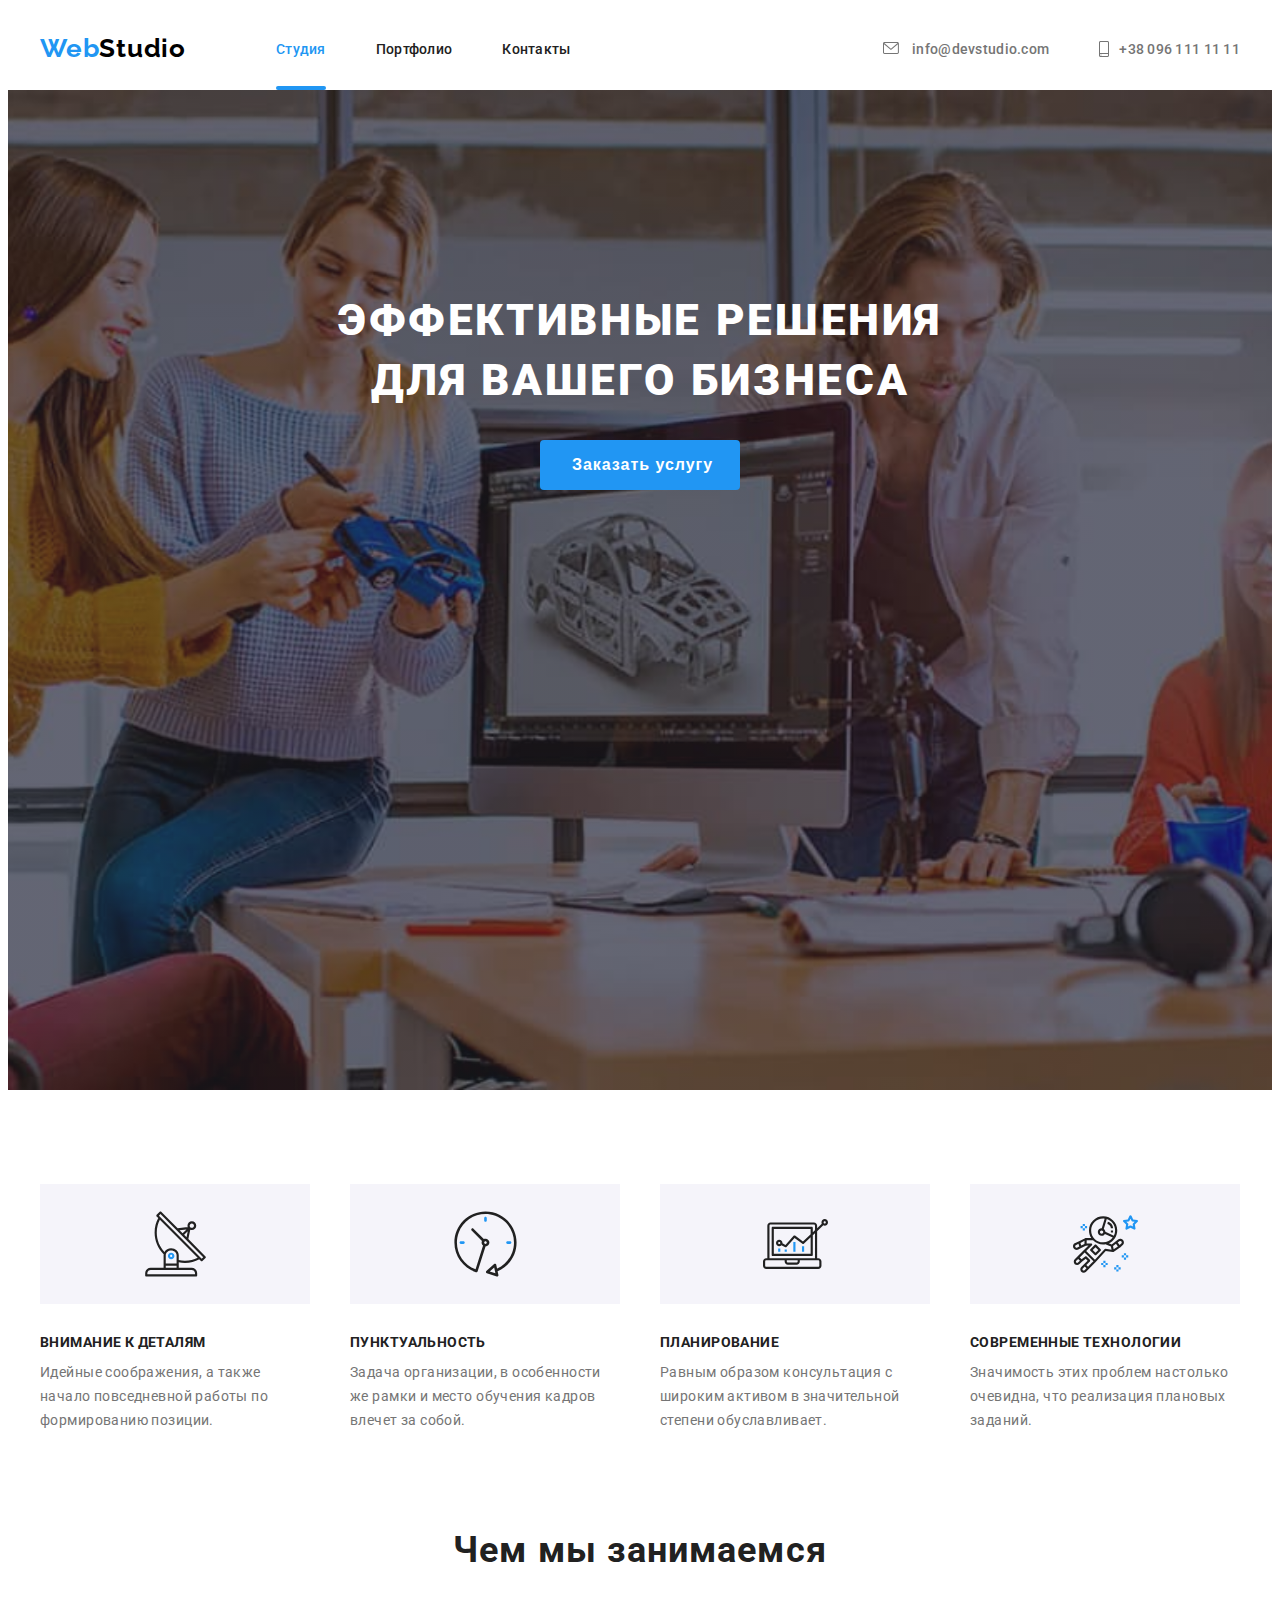
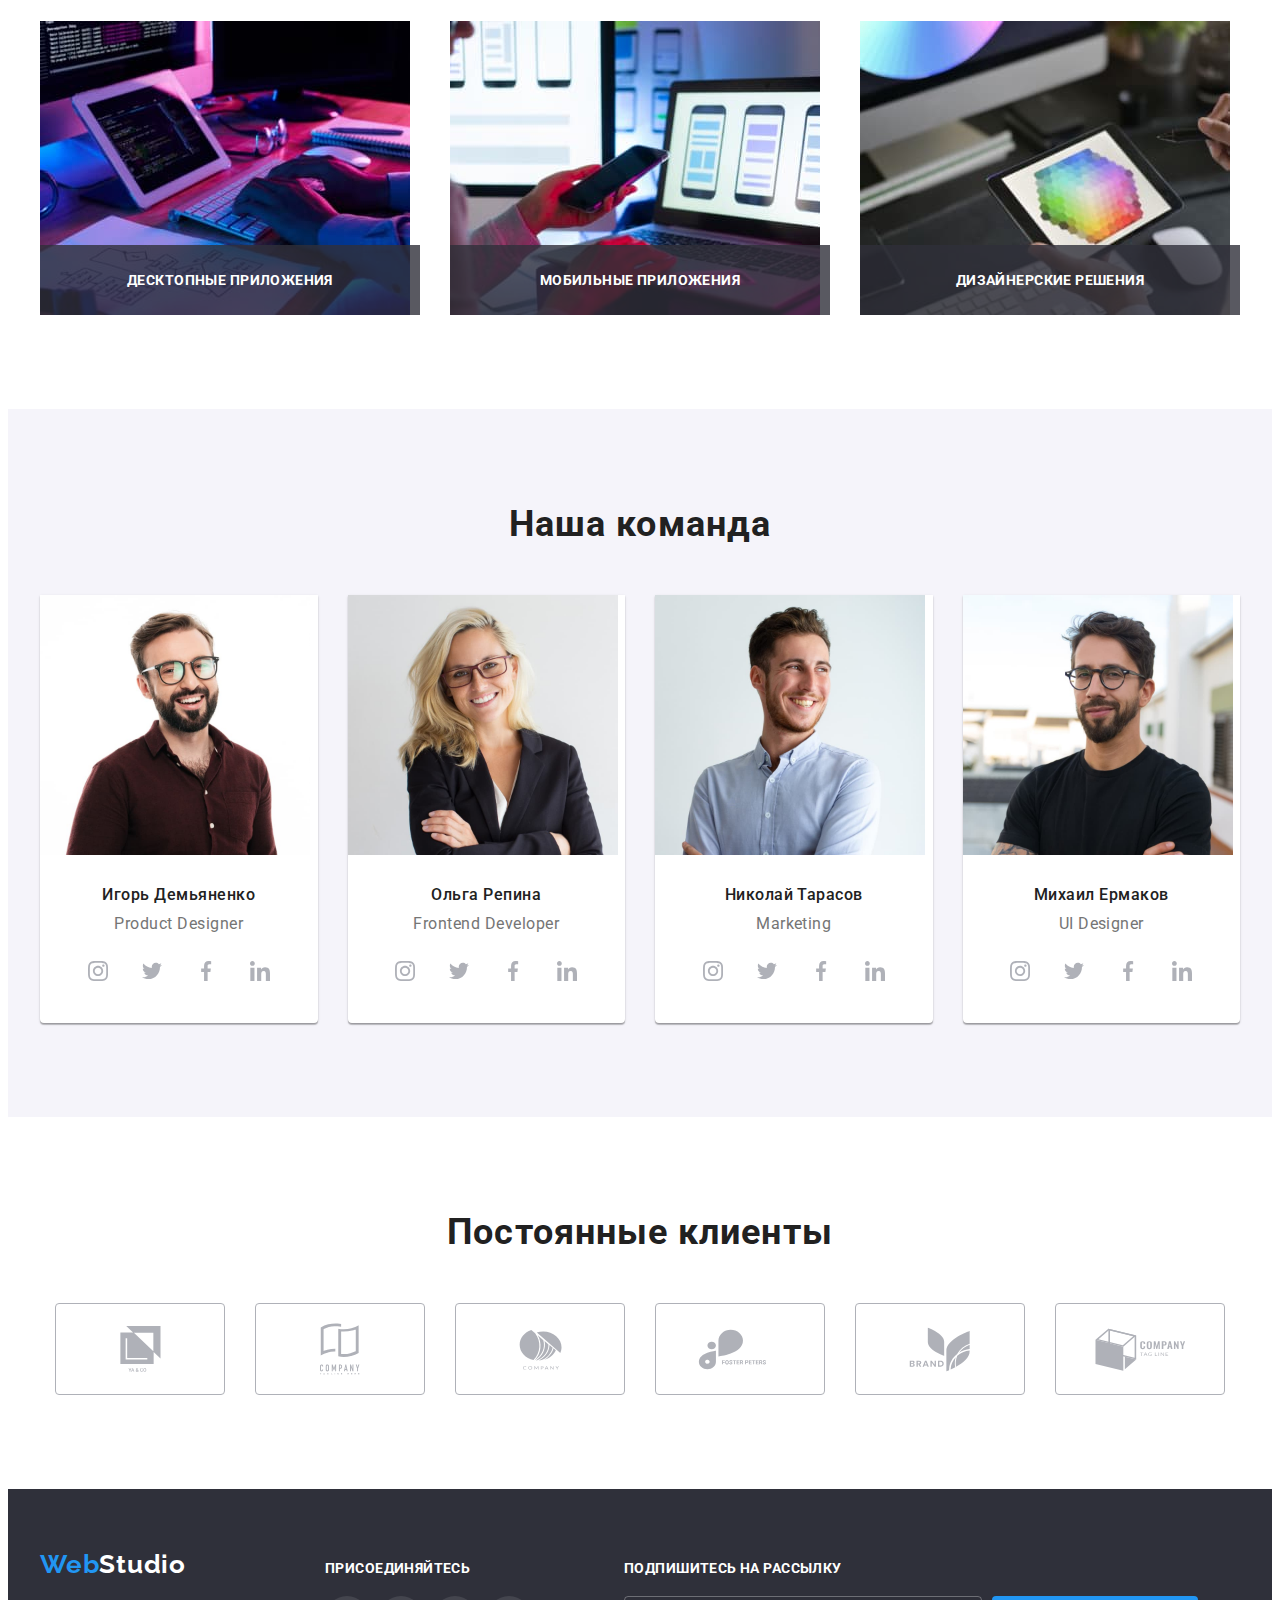
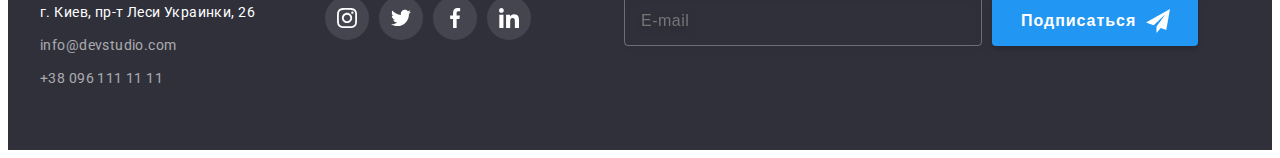
<file: index.html>
<!DOCTYPE html>
<html lang="ru">

<head>
    <meta charset="UTF-8">
    <meta http-equiv="X-UA-Compatible" content="IE=edge">
    <meta name="viewport" content="width=device-width, initial-scale=1.0">
    <title>Document</title>
    <link rel="preconnect" href="https://fonts.googleapis.com">
    <link rel="preconnect" href="https://fonts.gstatic.com" crossorigin>
    <link
        href="https://fonts.googleapis.com/css2?family=Raleway:wght@700&family=Roboto:wght@400;500;700;900&display=swap"
        rel="stylesheet">
    <link rel="stylesheet" href="https://cdnjs.cloudflare.com/ajax/libs/modern-normalize/1.1.0/modern-normalize.min.css"
        integrity="sha512-wpPYUAdjBVSE4KJnH1VR1HeZfpl1ub8YT/NKx4PuQ5NmX2tKuGu6U/JRp5y+Y8XG2tV+wKQpNHVUX03MfMFn9Q=="
        crossorigin="anonymous" referrerpolicy="no-referrer" />
    <link rel="stylesheet" href="./css/styles.css">
</head>

<body>

    <!-- Header -->
    <header class="header">

        <div class="container">

            <div class="header-container">
                <nav class="header-navigation">
                    <a href="./index.html" class="header-logo link">Web<span
                            class="header-logo-second">Studio</span></a>

                    <ul class="header-list-nav list">
                        <li class="header-item">
                            <a class="header-link link current-page " href="./index.html">Студия</a>
                        </li>
                        <li class="header-item "><a class="header-link link  " href="./portfolio.html">Портфолио</a>
                        </li>
                        <li class="header-item"><a class="header-link link " href="">Контакты</a></li>
                    </ul>
                </nav>

                <ul class="header-contact-list list">

                    <li>
                        <a class="header-mail-link link" href="mailto:info@devstudio.com">
                            <svg class="header-icon-mail" width=16 height=12>
                                <use href="./images/main/icons/symbol-defs.svg#icon-envelope"></use>
                            </svg>

                            info@devstudio.com
                        </a>
                    </li>

                    <li>
                        <a class="header-tel-link link" href="tel:+380961111111">
                            <svg class="header-icon-tell" width=10 height=16>
                                <use href="./images/main/icons/symbol-defs.svg#icon-smartphone"></use>
                            </svg>

                            +38 096 111 11 11</a>
                    </li>

                </ul>
            </div>

        </div>
    </header>

    <!-- Main -->
    <main>
        <!-- Banner -->

        <section class="banner bg-banner">

            <div class="container">

                <div class="banner-container">

                    <h1 class="banner-title">Эффективные решения для вашего бизнеса </h1>
                    <button class="banner-button" data-modal-open type="button">Заказать услугу</button>

                </div>

            </div>

        </section>

        <!-- Studio -->

        <section class="studio">

            <div class="container studio-container">

                <h2 class="visually-hidden">Студия</h2>

                <ul class="studio-list list">
                    <li>
                        <div class="studio-cart-icon">
                            <svg class="icon-antenna" width="65" hidden="70">
                                <use href="./images/main/icons/symbol-defs.svg#icon-antenna"></use>
                            </svg>
                        </div>
                        <h3 class="studio-title">
                            Внимание к деталям
                        </h3>
                        <p class="studio-text">
                            Идейные соображения, а также начало повседневной работы по формированию позиции.
                        </p>

                    </li>
                    <li class="studio-cart">
                        <div class="studio-cart-icon">
                            <svg class="icon-antenna" width="65" hidden="70">
                                <use href="./images/main/icons/symbol-defs.svg#icon-clock"></use>
                            </svg>
                        </div>
                        <h3 class="studio-title">
                            Пунктуальность
                        </h3>
                        <p class="studio-text">
                            Задача организации, в особенности же рамки и место обучения кадров влечет за собой.
                        </p>
                    </li>
                    <li class="studio-cart">
                        <div class="studio-cart-icon">
                            <svg class="icon-antenna" width="65" hidden="70">
                                <use href="./images/main/icons/symbol-defs.svg#icon-diagram"></use>
                            </svg>
                        </div>
                        <h3 class="studio-title">
                            Планирование
                        </h3>
                        <p class="studio-text">
                            Равным образом консультация с широким активом в значительной степени обуславливает.
                        </p>
                    </li>
                    <li class="studio-cart icon-astronaut">
                        <div class="studio-cart-icon">
                            <svg class="icon-antenna" width="65" hidden="70">
                                <use href="./images/main/icons/symbol-defs.svg#icon-astronaut"></use>
                            </svg>
                        </div>
                        <h3 class="studio-title">
                            Современные технологии
                        </h3>
                        <p class="studio-text">
                            Значимость этих проблем настолько очевидна, что реализация плановых заданий.
                        </p>
                    </li>
                </ul>

            </div>
        </section>

        <!-- Work -->
        <section class="work">

            <div class="container work-container">
                <h2 class="work-title">Чем мы занимаемся</h2>

                <ul class="work-list list">

                    <li class="work-list-cards">
                        <div class="work-list-wrapper">
                            <img src="./images/main/box-1.jpeg" alt="Десктопные приложения" width="370" height="294">
                            <p class="work-list-text">Десктопные приложения</p>
                        </div>
                    </li>

                    <li class="work-list-cards">
                        <div class="work-list-wrapper">
                            <img src="./images/main/box-2.jpeg" alt="Мобильные приложения" width="370" height="294">
                            <p class="work-list-text">Мобильные приложения</p>
                        </div>
                    </li>
                    <li class="work-list-cards">
                        <div class="work-list-wrapper">
                            <img src="./images/main/box-3.jpeg" alt="Дизайнерские решения" width="370" height="294">
                            <p class="work-list-text">Дизайнерские решения</p>
                        </div>
                    </li>
                </ul>
            </div>
        </section>

        <!-- Team -->
        <section class="team">
            <div class="container">

                <h2 class="team-title">Наша команда</h2>

                <ul class="team-list list">
                    <li class="team-master">
                        <img src="./images//main/team-card-1.jpeg" alt="Игорь Демьяненко, Product Designer" width="270"
                            height="260">
                        <div class="team-master-bottom">
                            <h3 class="team-member-name">Игорь Демьяненко </h3>
                            <p class="team-member-text">Product Designer</p>
                            <ul class="master-item-list social-list list">
                                <li class="social-item">
                                    <a href="" class="social-link link">
                                        <svg class="social-icon" width=20 height=20>
                                            <use href="./images/main/icons/symbol-defs.svg#icon-instagram"></use>
                                        </svg>
                                    </a>
                                </li>
                                <li class="social-item">
                                    <a href="" class="social-link link">
                                        <svg class="social-icon" width=20 height=20>
                                            <use href="./images/main/icons/symbol-defs.svg#icon-twitter"></use>
                                        </svg>
                                    </a>
                                </li>
                                <li class="social-item">
                                    <a href="" class="social-link link">
                                        <svg class="social-icon" width=20 height=20>
                                            <use href="./images/main/icons/symbol-defs.svg#icon-facebook"></use>
                                        </svg>
                                    </a>
                                </li>
                                <li class="social-item">
                                    <a href="" class="social-link link">
                                        <svg class="social-icon" width=20 height=20>
                                            <use href="./images/main/icons/symbol-defs.svg#icon-linkedin"></use>
                                        </svg>
                                    </a>
                                </li>
                            </ul>
                        </div>
                    </li>
                    <li class="team-master">
                        <img src="./images//main/team-card-2.jpeg" alt="Ольга Репина, Frontend Developer" width="270"
                            height="260">
                        <div class="team-master-bottom">
                            <h3 class="team-member-name">Ольга Репина</h3>
                            <p class="team-member-text">Frontend Developer</p>
                            <ul class="master-item-list social-list list">
                                <li class="social-item">
                                    <a href="" class="social-link link">
                                        <svg class="social-icon" width=20 height=20>
                                            <use href="./images/main/icons/symbol-defs.svg#icon-instagram"></use>
                                        </svg>
                                    </a>
                                </li>
                                <li class="social-item">
                                    <a href="" class="social-link link">
                                        <svg class="social-icon" width=20 height=20>
                                            <use href="./images/main/icons/symbol-defs.svg#icon-twitter"></use>
                                        </svg>
                                    </a>
                                </li>
                                <li class="social-item">
                                    <a href="" class="social-link link">
                                        <svg class="social-icon" width=20 height=20>
                                            <use href="./images/main/icons/symbol-defs.svg#icon-facebook"></use>
                                        </svg>
                                    </a>
                                </li>
                                <li class="social-item">
                                    <a href="" class="social-link link">
                                        <svg class="social-icon" width=20 height=20>
                                            <use href="./images/main/icons/symbol-defs.svg#icon-linkedin"></use>
                                        </svg>
                                    </a>
                                </li>
                            </ul>
                        </div>
                    </li>
                    <li class="team-master">
                        <img src="./images/main/team-card-3.jpeg" alt="Николай Тарасов, Marketing" width="270"
                            height="260">
                        <div class="team-master-bottom">
                            <h3 class="team-member-name">Николай Тарасов</h3>
                            <p class="team-member-text">Marketing</p>
                            <ul class="master-item-list social-list list">
                                <li class="social-item">
                                    <a href="" class="social-link link">
                                        <svg class="social-icon" width=20 height=20>
                                            <use href="./images/main/icons/symbol-defs.svg#icon-instagram"></use>
                                        </svg>
                                    </a>
                                </li>
                                <li class="social-item">
                                    <a href="" class="social-link link">
                                        <svg class="social-icon" width=20 height=20>
                                            <use href="./images/main/icons/symbol-defs.svg#icon-twitter"></use>
                                        </svg>
                                    </a>
                                </li>
                                <li class="social-item">
                                    <a href="" class="social-link link">
                                        <svg class="social-icon" width=20 height=20>
                                            <use href="./images/main/icons/symbol-defs.svg#icon-facebook"></use>
                                        </svg>
                                    </a>
                                </li>
                                <li class="social-item">
                                    <a href="" class="social-link link">
                                        <svg class="social-icon" width=20 height=20>
                                            <use href="./images/main/icons/symbol-defs.svg#icon-linkedin"></use>
                                        </svg>
                                    </a>
                                </li>
                            </ul>
                        </div>
                    </li>
                    <li class="team-master">
                        <img src="./images//main/team-card-4.jpeg" alt="Михаил Ермаков, UI Designer" width="270"
                            height="260">
                        <div class="team-master-bottom">
                            <h3 class="team-member-name">Михаил Ермаков</h3>
                            <p class="team-member-text">UI Designer</p>
                            <ul class="master-item-list social-list list">
                                <li class="social-item">
                                    <a href="" class="social-link link">
                                        <svg class="social-icon" width=20 height=20>
                                            <use href="./images/main/icons/symbol-defs.svg#icon-instagram"></use>
                                        </svg>
                                    </a>
                                </li>
                                <li class="social-item">
                                    <a href="" class="social-link link">
                                        <svg class="social-icon" width=20 height=20>
                                            <use href="./images/main/icons/symbol-defs.svg#icon-twitter"></use>
                                        </svg>
                                    </a>
                                </li>
                                <li class="social-item">
                                    <a href="" class="social-link link">
                                        <svg class="social-icon" width=20 height=20>
                                            <use href="./images/main/icons/symbol-defs.svg#icon-facebook"></use>
                                        </svg>
                                    </a>
                                </li>
                                <li class="social-item">
                                    <a href="" class="social-link link">
                                        <svg class="social-icon" width=20 height=20>
                                            <use href="./images/main/icons/symbol-defs.svg#icon-linkedin"></use>
                                        </svg>
                                    </a>
                                </li>
                            </ul>
                        </div>
                    </li>
                </ul>
            </div>
        </section>

        <!-- Regular clients -->
        <section class="clients">
            <div class="container">
                <h2 class="clients-title">Постоянные клиенты</h2>

                <ul class="clients-item-list clients-list list">
                    <li class="clients-item">
                        <a href="" class="clients-link link">
                            <svg class="clients-icon" width=41 height=46>
                                <use href="./images/main/icons/symbol-defs.svg#icon-ya-co"></use>
                            </svg>
                        </a>
                    </li>
                    <li class="clients-item">
                        <a href="" class="clients-link link">
                            <svg class="clients-icon" width=40 height=52>
                                <use href="./images/main/icons/symbol-defs.svg#icon-tag-line-here"></use>
                            </svg>
                        </a>
                    </li>
                    <li class="clients-item">
                        <a href="" class="clients-link link">
                            <svg class="clients-icon" width=43 height=41>
                                <use href="./images/main/icons/symbol-defs.svg#icon-company"></use>
                            </svg>
                        </a>
                    </li>
                    <li class="clients-item">
                        <a href="" class="clients-link link">
                            <svg class="clients-icon" width=85 height=41>
                                <use href="./images/main/icons/symbol-defs.svg#icon-foster-peters"></use>
                            </svg>
                        </a>
                    </li>
                    <li class="clients-item">
                        <a href="" class="clients-link link">
                            <svg class="clients-icon" width=62 height=45>
                                <use href="./images/main/icons/symbol-defs.svg#icon-brand"></use>
                            </svg>
                        </a>
                    </li>
                    <li class="clients-item">
                        <a href="" class="clients-link link">
                            <svg class="clients-icon" width=93 height=43>
                                <use href="./images/main/icons/symbol-defs.svg#icon-tag-line"></use>
                            </svg>
                        </a>
                    </li>
                </ul>

            </div>
        </section>
    </main>

    <!-- Footer -->
    <footer class="footer">

        <div class="container footer-container">

            <div class="footer-logo-address">
                <div class="footer-full-logo">
                    <a href="./index.html" class="footer-logo link">Web<span
                            class="footer-logo-second">Studio</span></a>
                </div>

                <address class="footer-address">
                    г. Киев, пр-т Леси Украинки, 26
                </address>

                <address>
                    <ul class="footer-contact-list list">
                        <li class="footer-mail">
                            <a class="footer-mail-link link" href="mailto:info@devstudio.com">info@devstudio.com</a>
                        </li>
                        <li class="footer-tel">
                            <a class="footer-tel-link link" href="tel:+380961111111">+38 096 111 11 11</a>
                        </li>
                    </ul>
                </address>
            </div>

            <div class="footer-text-icon">

                <h2 class="footer-text">Присоединяйтесь</h2>

                <ul class="footer-item-list footer-list list">
                    <li class="footer-item">
                        <a href="" class="footer-link link">
                            <svg class="footer-icon" width=20 height=20>
                                <use href="./images/main/icons/symbol-defs.svg#icon-instagram"></use>
                            </svg>
                        </a>
                    </li>
                    <li class="footer-item">
                        <a href="" class="footer-link link">
                            <svg class="footer-icon" width=20 height=20>
                                <use href="./images/main/icons/symbol-defs.svg#icon-twitter"></use>
                            </svg>
                        </a>
                    </li>
                    <li class="footer-item">
                        <a href="" class="footer-link link">
                            <svg class="footer-icon" width=20 height=20>
                                <use href="./images/main/icons/symbol-defs.svg#icon-facebook"></use>
                            </svg>
                        </a>
                    </li>
                    <li class="footer-item">
                        <a href="" class="footer-link link">
                            <svg class="footer-icon" width=20 height=20>
                                <use href="./images/main/icons/symbol-defs.svg#icon-linkedin"></use>
                            </svg>
                        </a>
                    </li>
                </ul>
            </div>


            <div class="mailing-wrap ">

                <h2 class="mailing-title">Подпишитесь на рассылку</h2>


                <form action="#" class="mailing-form">

                    <input class="mailing-input" type="text" name="mail" placeholder="E-mail">

                    <button class="mailing-btn" type="submit">
                        Подписаться
                        <svg class="mailing-icon-send" width=24 height=24>
                            <use href="./images/main/icons/symbol-defs.svg#icon-send"></use>
                        </svg>
                    </button>

                </form>


            </div>
        </div>
    </footer>

    <div class="backdrop is-hidden" data-modal>

        <div class="modal">
            <p class="modal-title">Оставьте свои данные, мы вам перезвоним</p>


            <form action="#" class="modal-form">
                <div class="modal-field">



                    <label for="user-name" class="imput-label">Имя</label>
                    <span class="imput-wrapper">
                        <input class="modal-imput" type="text" id="user-name" name="user-name">
                        <svg class="icon-madal-person" width=18 height=18>
                            <use href="./images/main/icons/symbol-defs.svg#icon-madal-person"></use>
                        </svg>
                    </span>
                </div>

                <div class="modal-field">
                    <label for="user-tel" class="imput-label">Телефон</label>
                    <span class="imput-wrapper">
                        <input class="modal-imput" name="tel" type="tel" id="user-tel">
                        <svg class="icon-madal-person" width=18 height=18>
                            <use href="./images/main/icons/symbol-defs.svg#icon-madal-tell"></use>
                        </svg>

                    </span>
                </div>

                <div class="modal-field">
                    <label for="user-mail" class="imput-label">Почта</label>
                    <span class="imput-wrapper">
                        <input class="modal-imput" name="email" type="email" id="user-email">
                        <svg class="icon-madal-person" width=18 height=18>
                            <use href="./images/main/icons/symbol-defs.svg#icon-madal-email"></use>
                        </svg>
                    </span>
                </div>

                <div class="modal-field">
                    <label for="comment" class="imput-label">Комментарий</label>
                    <textarea class="modal-comment-imput" name="comment" id="comment"
                        placeholder="Введите текст"></textarea>

                </div>

                <input type="checkbox" id="modal-checkbox" class="modal-checkbox visually-hidden">
                <label for="modal-checkbox" class="check-text">
                    <span>
                        <svg class="icon-check" width=16 height=15>
                            <use href="./images/main/icons/symbol-defs.svg#icon-madal-check"></use>
                        </svg>
                    </span>Соглашаюсь с рассылкой и принимаю &#160;<a href="" class="link-modal">Условия
                        договора</a></label>

                <button type="submit" class="modal-button">Отправить</button>
            </form>


            <a href="" class="modal-icon" data-modal-close>
                <svg class="modal-icon-close" width=30 height=30>
                    <use href="./images/main/icons/symbol-defs.svg#icon-close">
                    </use>
                </svg>


        </div>

    </div>

    <script src="./js/modal.js"></script>
</body>

</html>
</file>
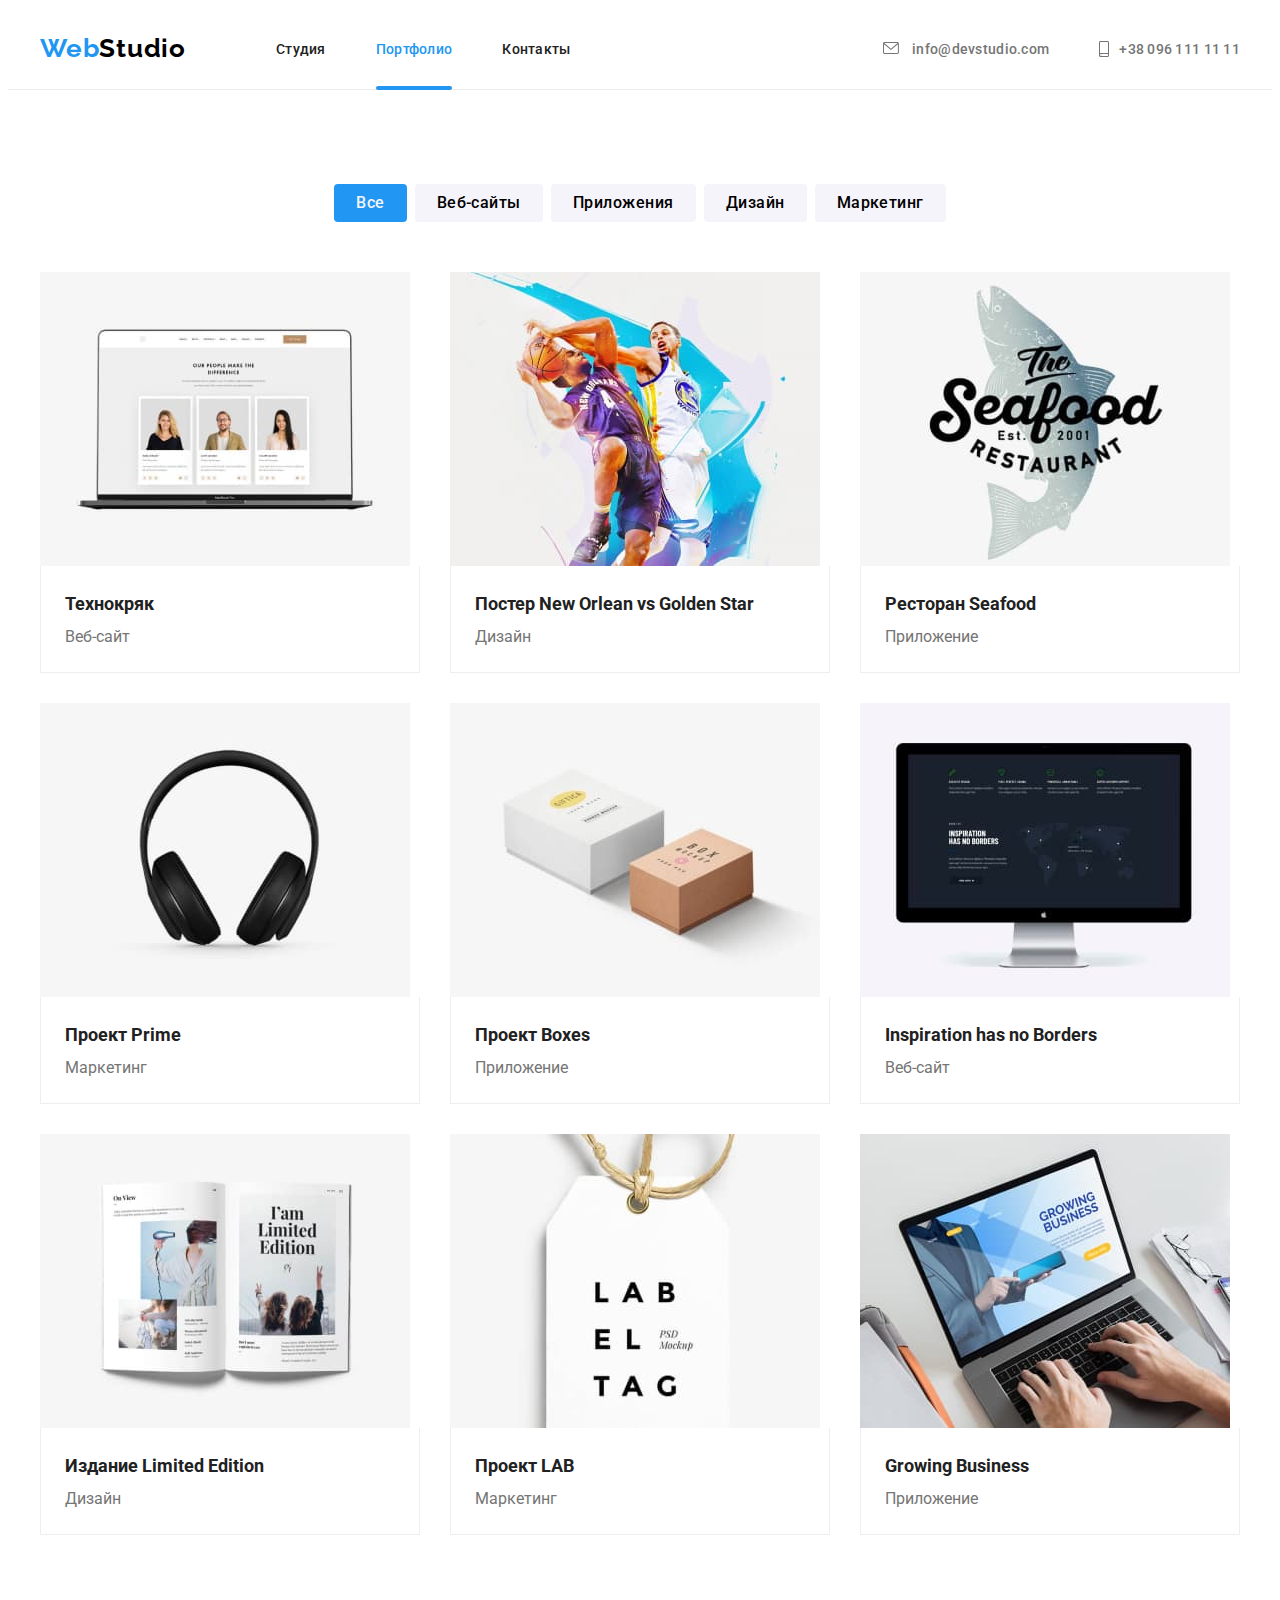
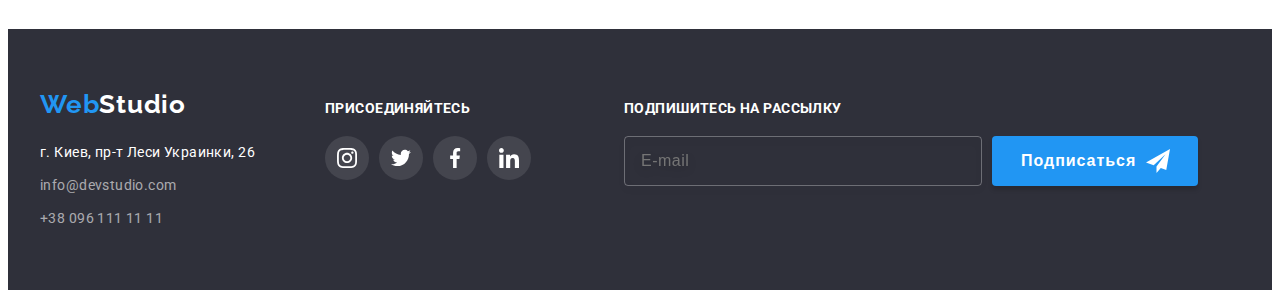
<file: portfolio.html>
<!DOCTYPE html>
<html lang="en">

<head>
    <meta charset="UTF-8">
    <meta http-equiv="X-UA-Compatible" content="IE=edge">
    <meta name="viewport" content="width=device-width, initial-scale=1.0">
    <title>Portfolio</title>
    <link rel="preconnect" href="https://fonts.googleapis.com">
    <link rel="preconnect" href="https://fonts.gstatic.com" crossorigin>
    <link
        href="https://fonts.googleapis.com/css2?family=Raleway:wght@700&family=Roboto:wght@400;500;700;900&display=swap"
        rel="stylesheet">
    <link rel="stylesheet" href="https://cdnjs.cloudflare.com/ajax/libs/modern-normalize/1.1.0/modern-normalize.min.css" integrity="sha512-wpPYUAdjBVSE4KJnH1VR1HeZfpl1ub8YT/NKx4PuQ5NmX2tKuGu6U/JRp5y+Y8XG2tV+wKQpNHVUX03MfMFn9Q==" crossorigin="anonymous" referrerpolicy="no-referrer" />
    <link rel="stylesheet" href="./css/styles.css">
</head>

<body>

    <!-- Header -->
    <header class="header">

        <div class="container">

            <div class="header-container">
                <nav class="header-navigation">
                    <a href="./index.html" class="header-logo link">Web<span
                            class="header-logo-second">Studio</span></a>

                    <ul class="header-list-nav list">
                        <li class="header-item">
                            <a class="header-link link " href="./index.html">Студия</a>
                        </li>
                        <li class="header-item "><a class="header-link link current-page"
                                href="./portfolio.html">Портфолио</a>
                        </li>
                        <li class="header-item"><a class="header-link link " href="">Контакты</a></li>
                    </ul>
                </nav>

                <ul class="header-contact-list list">

                    <li>
                        <a class="header-mail-link link" href="mailto:info@devstudio.com">
                            <svg class="header-icon-mail" width=16 height=12 >
                                <use href="./images/main/icons/symbol-defs.svg#icon-envelope"></use>
                            </svg>
                            
                            info@devstudio.com
                        </a>
                    </li>

                    <li>
                        <a class="header-tel-link link" href="tel:+380961111111">
                            <svg class="header-icon-tell" width=10 height=16 >
                                <use href="./images/main/icons/symbol-defs.svg#icon-smartphone"></use>
                            </svg>
                            
                            +38 096 111 11 11</a>
                    </li>

                </ul>
            </div>

        </div>
    </header>
    <!-- Hiro -->
    <main>
        <section class="hiro-portfolio">

            <div class="container portfolio-container">

            <h1 class="visually-hidden">Портфолио</h1>

            <ul class="navigator-button list">
                <li class="navigator-btn"><button type="button" class="navigator-btn-one btn current-btn">Все</button></li>
                <li class="navigator-btn"><button type="button" class="navigator-btn-two btn">Веб-сайты</button></li>
                <li class="navigator-btn"><button type="button" class="navigator-btn-three btn">Приложения</button></li>
                <li class="navigator-btn"><button type="button" class="navigator-btn-four btn">Дизайн</button></li>
                <li class="navigator-btn"><button type="button" class="navigator-btn-five btn">Маркетинг</button></li>
            </ul>

            <ul class="gallery list">
                <li class="gallery-cards">

                     <div class="gallery-top-wrapper"> 
                    <img src="./images/portfolio/portfolio-1.jpeg" width="370" height="294" alt="Сайт">
                    <p class="gallery-top-text">Технокряк это современная площадка распространения коронавируса. Компании используют эту платформу для цифрового шпионажа и атак на защищённые сервера конкурентов.</p>
                     </div>

                    <div class="gallery-text-botton">
                    <h2 class="gallery-title">Технокряк</h2>
                    <p class="gallery-text">Веб-сайт</p>
                    </div>
                </li>
                <li class="gallery-cards">
                    <div class="gallery-top-wrapper"> 
                    <img src="./images/portfolio/portfolio-2.jpeg" width="370" height="294" alt="Спорт">
                    <p class="gallery-top-text">Технокряк это современная площадка распространения коронавируса. Компании используют эту платформу для цифрового шпионажа и атак на защищённые сервера конкурентов.</p>
                </div>
                    <div class="gallery-text-botton">
                    <h2 class="gallery-title">Постер New Orlean vs Golden Star</h2>
                    <p class="gallery-text">Дизайн</p>
                    </div>
                </li>
                <li class="gallery-cards">
                    <div class="gallery-top-wrapper"> 
                    <img src="./images/portfolio/portfolio-3.jpeg" width="370" height="294" alt="Логотип">
                    <p class="gallery-top-text">Технокряк это современная площадка распространения коронавируса. Компании используют эту платформу для цифрового шпионажа и атак на защищённые сервера конкурентов.</p>
                </div>
                    <div class="gallery-text-botton">
                    <h2 class="gallery-title">Ресторан Seafood</h2>
                    <p class="gallery-text">Приложение</p>
                    </div>
                </li>
                <li class="gallery-cards">
                    <div class="gallery-top-wrapper"> 
                    <img src="./images/portfolio/portfolio-4.jpeg" width="370" height="294" alt="Наушники">
                    <p class="gallery-top-text">Технокряк это современная площадка распространения коронавируса. Компании используют эту платформу для цифрового шпионажа и атак на защищённые сервера конкурентов.</p>
                </div>
                    <div class="gallery-text-botton">
                    <h2 class="gallery-title">Проект Prime</h2>
                    <p class="gallery-text">Маркетинг</p>
                    </div>
                </li>
                <li class="gallery-cards">
                    <div class="gallery-top-wrapper"> 
                    <img src="./images/portfolio/portfolio-5.jpeg" width="370" height="294" alt="Коробки">
                    <p class="gallery-top-text">Технокряк это современная площадка распространения коронавируса. Компании используют эту платформу для цифрового шпионажа и атак на защищённые сервера конкурентов.</p>
                </div>
                    <div class="gallery-text-botton">
                    <h2 class="gallery-title">Проект Boxes</h2>
                    <p class="gallery-text">Приложение</p>
                    </div>
                </li>
                <li class="gallery-cards">
                    <div class="gallery-top-wrapper"> 
                    <img src="./images/portfolio/portfolio-6.jpeg" width="370" height="294" alt="Монитор">
                    <p class="gallery-top-text">Технокряк это современная площадка распространения коронавируса. Компании используют эту платформу для цифрового шпионажа и атак на защищённые сервера конкурентов.</p>
                </div>
                    <div class="gallery-text-botton">
                    <h2 class="gallery-title">Inspiration has no Borders</h2>
                    <p class="gallery-text">Веб-сайт</p>
                    </div>
                </li>
                <li class="gallery-cards">
                    <div class="gallery-top-wrapper"> 
                    <img src="./images/portfolio/portfolio-7.jpeg" width="370" height="294" alt="Книга">
                    <p class="gallery-top-text">Технокряк это современная площадка распространения коронавируса. Компании используют эту платформу для цифрового шпионажа и атак на защищённые сервера конкурентов.</p>
                </div>
                    <div class="gallery-text-botton">
                    <h2 class="gallery-title">Издание Limited Edition</h2>
                    <p class="gallery-text">Дизайн</p>
                    </div>
                </li>
                <li class="gallery-cards">
                    <div class="gallery-top-wrapper"> 
                    <img src="./images/portfolio/portfolio-8.jpeg" width="370" height="294" alt="Бирка">
                    <p class="gallery-top-text">Технокряк это современная площадка распространения коронавируса. Компании используют эту платформу для цифрового шпионажа и атак на защищённые сервера конкурентов.</p>
                </div>
                    <div class="gallery-text-botton">
                    <h2 class="gallery-title">Проект LAB</h2>
                    <p class="gallery-text">Маркетинг</p>
                    </div>
                </li>
                <li class="gallery-cards">
                    <div class="gallery-top-wrapper"> 
                    <img src="./images/portfolio/portfolio-9.jpeg" width="370" height="294" alt="Работа за ноутбуком">
                    <p class="gallery-top-text">Технокряк это современная площадка распространения коронавируса. Компании используют эту платформу для цифрового шпионажа и атак на защищённые сервера конкурентов.</p>
                </div>
                    <div class="gallery-text-botton">
                    <h2 class="gallery-title">Growing Business</h2>
                    <p class="gallery-text">Приложение</p>
                    </div>
                </li>
            </ul>

            </div>
        </section>
    </main>

    <!-- Footer -->
    <footer class="footer">

        <div class="container footer-container">

<div class="footer-logo-address">
    <div class="footer-full-logo">
        <a href="./index.html" class="footer-logo link">Web<span class="footer-logo-second">Studio</span></a>
    </div>
    
        <address class="footer-address">
            г. Киев, пр-т Леси Украинки, 26
        </address>

        <address>
            <ul class="footer-contact-list list">
                <li class="footer-mail">
                    <a class="footer-mail-link link" href="mailto:info@devstudio.com">info@devstudio.com</a>
                </li>
                <li class="footer-tel">
                    <a class="footer-tel-link link" href="tel:+380961111111">+38 096 111 11 11</a>
                </li>
            </ul>
        </address>
    </div>

<div class="footer-text-icon"> 

        <h2 class="footer-text">Присоединяйтесь</h2>
        
        <ul class="footer-item-list footer-list list">
            <li class="footer-item">
                <a href="" class="footer-link link">
                    <svg class="footer-icon" width=20 height=20 >
                        <use href="./images/main/icons/symbol-defs.svg#icon-instagram"></use>
                    </svg>
                </a>
            </li>
            <li class="footer-item">
             <a href="" class="footer-link link">
                 <svg class="footer-icon" width=20 height=20 >
                     <use href="./images/main/icons/symbol-defs.svg#icon-twitter"></use>
                 </svg>
             </a>
         </li>
         <li class="footer-item">
             <a href="" class="footer-link link">
                 <svg class="footer-icon" width=20 height=20 >
                     <use href="./images/main/icons/symbol-defs.svg#icon-facebook"></use>
                 </svg>
             </a>
         </li>
         <li class="footer-item">
             <a href="" class="footer-link link">
                 <svg class="footer-icon" width=20 height=20 >
                     <use href="./images/main/icons/symbol-defs.svg#icon-linkedin"></use>
                 </svg>
             </a>
         </li>
         </ul>
        </div>

        <div class="mailing-wrap ">

            <h2 class="mailing-title">Подпишитесь на рассылку</h2>
            
                
                    <label action="#" class="mailing-form">

                        <input 
                          class="mailing-input"
                          type="text"
                          name="mail" 
                          placeholder="E-mail">
    
                        <button class="mailing-btn" 
                        type="submit">
                        Подписаться
                            <svg class="mailing-icon-send" width=24 height=24>
                                <use href="./images/main/icons/symbol-defs.svg#icon-send"></use>
                            </svg>
                        </button>
                        
                    </label>
                
            
           </div>

</div>

    </footer>


</body>

</html>
</file>
<file: css/styles.css>
:root {
    --primary-title-color: #212121;
    --primary-text-color: #757575;
    --accent-color: #2196f3;
  }

  body {
    font-family: "Roboto", sans-serif;
    background-color: #ffffff;
    color: var(--primary-title-color);
  }

  img {
    display: block;
    max-width: 100%;
    height: auto;
  }

  h1,
  h2,
  h3,
  h4,
  h5,
  h6,
  p {
    margin: 0px;
    margin-bottom: 0px;
  }

  ul {
    margin: 0;
    padding-left: 0;
  }

  .container {
    width: 1200px;
    margin: 0 auto;
    padding-left: 15px;
    padding-right: 15px;
    /* outline: 1px solid red; */
    /* background-color: green; */
  }

  .link {
    text-decoration: none;
  }
  .list {
    list-style: none;
  }

  .visually-hidden {
    position: absolute;
    width: 1px;
    height: 1px;
    margin: -1px;
    padding: 0;
    overflow: hidden;
    border: 0;
    clip: rect(0 0 0 0);
  }

  .header-logo {
    margin-right: 90px;
    font-family: Raleway, sans-serif;
    font-weight: 700;
    font-size: 26px;
    line-height: calc(31 / 26);
    letter-spacing: 0.03em;
    color: var(--accent-color);
  }
  .header-logo-second {
    color: #000000;
  }

  .hidden-desc {
    font-size: 0;
  }

  .header-list-nav .current-page {
    color: var(--accent-color);
  }





  /* ---------- Header -------- */

  .header {
    border: none;
    border-bottom: 1px solid rgba(236, 236, 236, 1);
    padding-top: 25px;
    padding-bottom: 25px;
  
  }

  .header-item { 
    position: relative;
    
  }

  .current-page::after {
    content: '';
    position: absolute;
    width: 100%;
    height: 4px;
    border-radius: 2px;
    background:var(--accent-color) ;
    display: block; 
    bottom: -32px;
    
  }



  .header-container {
    display: flex;
    align-items: center;
  }

  .header-navigation {
    display: flex;
    align-items: center;
  }

  .header-list-nav {
    display: flex;
    
  }

  .header-item:not(:last-child) {
    margin-right: 50px;
  }

  .header-contact-list {
    display: flex;
    margin-left: auto;
  
  }

  .header-mail-link {

    margin-right: 50px;
    display: block;

  
  }

  .header-tel-link {
    display:flex;
  
  }

  .header-link {
    font-weight: 500;
    font-size: 14px;
    line-height: calc(16 / 14);
    letter-spacing: 0.02em;
    color: var(--primary-title-color);

      transition: color 250ms cubic-bezier(0.4, 0, 0.2, 1),
      color 250ms cubic-bezier(0.4, 0, 0.2, 1);;
      
  
  }

  .header-icon-mail{
    margin-right: 10px;
    
  }

  .header-icon-tell{
    margin-right: 10px;

  }



  .header-link:hover,
  .header-link:focus {
    color: var(--accent-color);
  }
  .header-mail-link:hover,
  .header-mail-link:focus {
    color: var(--accent-color);
    fill: var(--accent-color);
  }
  .header-tel-link:hover,
  .header-tel-link:focus {
    color: var(--accent-color);
    fill: var(--accent-color);
  }

  .header-mail-link,
  .header-tel-link {
    font-weight: 500;
    font-size: 14px;
    line-height: calc(16 / 14);
    letter-spacing: 0.02em;
    color: var(--primary-text-color);
    fill: var(--primary-text-color);

    transition: color 250ms cubic-bezier(0.4, 0, 0.2, 1),
    fill 250ms cubic-bezier(0.4, 0, 0.2, 1);
    
  }





  /* ---------- Banner -------- */

  .bg-banner { 
    max-width: 1600px;
    height: 600px;
    margin-left: auto;
    margin-right: auto;
    outline: 1px solid white;
    background-image: linear-gradient(
      to right, 
      rgba(47, 48, 58, 0.4), 
      rgba(47, 48, 58, 0.4)), 
      url(../images/main/bg-banner.jpeg);
    background-size: cover;
  background-repeat: no-repeat;
  background-position: center;

  }

  .banner {
    background-color: #2f303a;
    padding-top: 200px;
    padding-bottom: 200px;
  }

  .banner-container {
    display: flex;
    display: block;

    /* outline: 1px solid rgb(133, 81, 81); */
  }

  .banner-title {
    max-width: 696px;
    margin: 0 auto;
    margin-bottom: 30px;

    font-weight: 900;
    font-size: 44px;
    line-height: calc(60 / 44);
    text-align: center;
    text-transform: uppercase;
    letter-spacing: 0.06em;
    color: #ffffff;
  }

  .banner-button {
    margin: 0 auto;
    width: 200px;
    padding-left: 32px;
    padding-top: 10px;
    padding-bottom: 10px;
    
    border: none;

    transition: box-shadow 250ms cubic-bezier(0.4, 0, 0.2, 1),

    box-shadow: 0px 4px 4px rgba(0, 0, 0, 0.15);
    border-radius: 4px;

    background-color: var(--accent-color);
    font-weight: 700;
    font-size: 16px;
    line-height: calc(30 / 16);
    display: flex;
    align-items: center;
    text-align: center;
    letter-spacing: 0.06em;
    cursor: pointer;

    color: #ffffff;
  }

  


  /* ---------- Studio -------- */

  .studio {
    padding-top: 94px;
    padding-bottom: 94px;
  }

  .studio-container {
    /* outline: 1px solid rgb(133, 81, 81); */
  }

  .studio-list {
    display: flex;
    justify-content: space-between;
    /* outline: 1px solid rgb(133, 81, 81); */
  }

  .studio-cart-icon {
    height: 120px;
    margin-bottom: 30px;
    display: flex;
    align-items: center;
    justify-content: center;
  
    background-color: #F5F4FA;;

  }


  .studio-text {
    display: flex;

    display: block;
    max-width: 270px;
    min-height: 75px;
  }


  .studio-text {
    display: flex;
  }

  .studio-title {
    margin-bottom: 10px;
    font-weight: 700;
    font-size: 14px;
    line-height: calc(16 / 14);
    letter-spacing: 0.03em;
    text-transform: uppercase;
    color: var(--title-text-color);
  }

  .studio-text {
    font-size: 14px;
    line-height: calc(24 / 14);
    letter-spacing: 0.03em;
    color: var(--primary-text-color);
  }

  /* ---------- Work -------- */
  .work {
    padding-bottom: 94px;
  }

  .work-container {
    /* outline: 1px solid rgb(133, 81, 81); */
  }

  .work-title {
    text-align: center;
    margin-bottom: 50px;
    font-weight: 700;
    font-size: 36px;
    line-height: calc(42 / 36);
    letter-spacing: 0.03em;
    color: var(--primary-title-color);
  }

  .work-list {
    display: flex;
    flex-wrap: wrap;

    margin-right: -30px;
    margin-top: -30px;
  }

  .work-list-cards {
    flex-basis: calc(100% / 3 - 30px);
    margin-right: 30px;
    margin-top: 30px;
  }


  .work-list-wrapper{

    position: relative;
  }

  .work-list-text {
    font-weight: 700;
    font-size: 14px;
    line-height: calc(16 / 14);
    text-align: center;
    letter-spacing: 0.03em;
    text-transform: uppercase;

    position: absolute;
    width: 100%;
      
    bottom: 0;
    padding-top: 27px;
    padding-bottom: 27px;

    color: #FFFFFF;
    background-color:  rgba(47, 48, 58, 0.8);;
  }


  /* ---------- Team -------- */

  .team {
    padding-top: 94px;
    padding-bottom: 94px;
    background-color: #f5f4fa;
  }

  .team-title {
    text-align: center;
    margin-bottom: 50px;

    font-weight: 700;
    font-size: 36px;
    line-height: calc(42 / 36);
    letter-spacing: 0.03em;
    color: var(--primary-title-color);
  }

  .team-list {
    display: flex;
    flex-wrap: wrap;
    margin-right: -30px;
    margin-top: -30px;
  }

  .team-master {
    flex-basis: calc(100% / 4 - 30px);
    margin-right: 30px;
    margin-top: 30px;

    background-color: #fff;
    box-shadow: 0px 1px 3px rgba(0, 0, 0, 0.12), 0px 1px 1px rgba(0, 0, 0, 0.14),
      0px 2px 1px rgba(0, 0, 0, 0.2);
    border-radius: 0px 0px 4px 4px;
  }

  .team-member-name {
    font-weight: 500;
    font-size: 16px;
    line-height: calc(19 / 16);
    text-align: center;
    letter-spacing: 0.03em;
    margin-bottom: 10px;

    color: var(--primary-title-color);
  }

  .team-member-text {
    font-size: 16px;
    line-height: calc(19 / 16);
    text-align: center;
    letter-spacing: 0.03em;
    color: var(--primary-text-color);
    margin-bottom: 16px;
  }

  .team-master-bottom {
    padding-top: 30px;
    padding-bottom: 30px;
    
  }


  .social-list {
  display: flex;
  justify-content: center;

  }

  .social-item { 
    width: 44px;
    height: 44px;
  }

  .social-item + .social-item {
    margin-left: 10px;

  }

  .social-link {
    width: 100%;
    height: 100%;
    border-radius: 50%;
    
    display: flex;
    align-items: center;
    justify-content: center;

    transition: background-color 250ms cubic-bezier(0.4, 0, 0.2, 1);
  
  }


  .social-link:hover, 
  .social-link:focus {
    background-color: #2196F3;
  }

  .social-link:hover .social-icon, 
  .social-link:focus .social-icon{
    fill: #ffffff; 
  }


  .social-icon { 
    fill: #AFB1B8;
    
    transition: fill 250ms cubic-bezier(0.4, 0, 0.2, 1);
  }



  /* ---------- Regular clients -------- */

  .clients{
    padding-top: 94px;
    padding-bottom: 94px;

  }

  .clients-title {
    font-weight: 700;
    font-size: 36px;
    line-height: calc(42 / 36);
    text-align: center;
    letter-spacing: 0.03em;

    margin-bottom: 50px;
  }




  .clients-list {
    display: flex;
    justify-content: center;
    
    
    
    }
    
    .clients-item { 
      width: 170px;
      height: 92px;
      

      border: 1px solid #AFB1B8;
      box-sizing: border-box;
      border-radius: 4px;

      transition: border 250ms cubic-bezier(0.4, 0, 0.2, 1) ;
    
    }


    .clients-item + .clients-item {
      margin-left: 30px;
    
    }
    
    .clients-link {
      width: 100%;
      height: 100%;
      
      
        
      display: flex;
      align-items: center;
      justify-content: center;
    }
    
    
    .clients-item:hover, 
    .clients-item:focus {
      border: 1px solid #2196f3; 
    }
    
    .clients-link:hover .clients-icon, 
    .clients-link:focus .clients-icon{
      fill: #2196F3; 
    }
    
    
    
    
    .clients-icon { 
      fill: #AFB1B8;

      transition: fill 250ms cubic-bezier(0.4, 0, 0.2, 1);
    }
    

  
  /* --------------- PORTFOLIO --------------- */

  /* ---------- Hiro -------- */

  .navigator-button .current-btn {
    background-color: var(--accent-color);
    color: #f5f4fa;
  
  }


  .btn {
    font-family: Roboto;
    font-weight: 500;
    font-size: 16px;
    line-height: calc(26 / 16);
    letter-spacing: 0.03em;
    text-align: center;
    border: none;
    cursor: pointer;
    background-color: #f5f4fa;  
    
  }

  .btn {
    
    transition: color 250ms cubic-bezier(0.4, 0, 0.2, 1),
    background-color 250ms cubic-bezier(0.4, 0, 0.2, 1),
    box-shadow 250ms cubic-bezier(0.4, 0, 0.2, 1);
  
  }

  .btn:hover,
  .btn:focus {
    background-color: var(--accent-color);
    color: #ffffff;

    box-shadow: 0px 3px 1px rgba(0, 0, 0, 0.1), 0px 1px 2px rgba(0, 0, 0, 0.08), 0px 2px 2px rgba(0, 0, 0, 0.12);
  }

  /* ------Gallery------ */

  .hiro-portfolio {
    padding-top: 94px;
    padding-bottom: 94px;
  }

  .portfolio-container {
    /* outline: 1px solid rgb(133, 81, 81); */
  }

  .navigator-button {
    display: flex;

    justify-content: center;

    margin-bottom: 50px;

  }

  .navigator-btn:not(:last-child) {
    margin-right: 8px;
  }

  .btn {
    padding: 6px 22px;

    border-radius: 4px;
  }

  .gallery-title {
    font-weight: 700;
    font-size: 18px;
    line-height: calc(36 / 18);
  }

  .gallery-text {
    font-size: 16px;
    line-height: calc(30 / 16);
    color: var(--primary-text-color);
  }

  .gallery {
    display: flex;
    flex-wrap: wrap;
    margin-right: -30px;
    margin-top: -30px;
  }


  .gallery-cards {
    flex-basis: calc(100% / 3 - 30px);
    margin-right: 30px;
    margin-top: 30px;

    transition:box-shadow 250ms cubic-bezier(0.4, 0, 0.2, 1);
    
  }

  .gallery-cards:hover,
  .gallery-cards:focus { 
    box-shadow: 0px 1px 1px rgba(0, 0, 0, 0.12), 0px 4px 4px rgba(0, 0, 0, 0.06), 1px 4px 6px rgba(0, 0, 0, 0.16);

  }

  .gallery-text-botton {
    padding-top: 20px;
    padding-bottom: 20px;
    padding-left: 24px;
    border: 1px solid #eeeeee;
    box-sizing: border-box;
    border-top: none;


  }

  .gallery-cards:hover .gallery-top-text{
  transform: translatez(0);
  }

  .gallery-top-wrapper{
    position: relative;
    overflow: hidden;
  }

  .gallery-top-text { 
    font-size: 18px;
    line-height: calc(28 / 18); 
    letter-spacing: 0.03em;
    padding: 63px 23px;
    top: 0;
    left: 0;
    height: 100%;

    position: absolute;
    transform: translateY(100%);

   transition: transform 250ms cubic-bezier(0.4, 0, 0.2, 1); ;

    color: #FFFFFF;
    background-color: rgba(33, 150, 243, 0.9);;
  }


  /* ---------- Footer -------- */

  .footer {
    padding-top: 60px;
    padding-bottom: 60px;
    background-color: #2f303a;
  }

  .footer-container {
    display: flex;
    
    align-items: baseline;
  
  }


  .footer-text-icon{
    margin-left: 70px;

  }

  .footer-text{
    font-weight: 700;
    font-size: 14px;
    line-height: calc(16 / 14);
    letter-spacing: 0.03em;
    text-transform: uppercase;
    color: white;
    
    margin-bottom: 20px;

  }

  .footer-item-list{
    display: flex;
      
  }

  .footer-list {
    display: flex;
    
    }
    
    .footer-item { 
      width: 44px;
      height: 44px;
    }

    .footer-item + .footer-item {
      margin-left: 10px;
    
    }
    
    .footer-link {
      width: 100%;
      height: 100%;
      border-radius: 50%;
    
      display: flex;
      align-items: center;
      justify-content: center;

      background: rgba(255, 255, 255, 0.1);

      transition: background 250ms cubic-bezier(0.4, 0, 0.2, 1);
    }
    
    
    .footer-link:hover, 
    .footer-link:focus {
      background-color: #2196F3;
    }
    
    .footer-link:hover .footer-icon, 
    .footer-link:focus .footer-icon{
      fill: #ffffff; 
    }
    

    .footer-full-logo {
      margin-bottom: 20px;
    }
    

    .footer-icon { 
      fill: #ffffff; 
    }



  .footer-logo {
    margin-bottom: 20px;

    font-family: Raleway, sans-serif;
    font-weight: 700;
    font-size: 26px;
    line-height: calc(31 / 26);
    letter-spacing: 0.03em;
    color: var(--accent-color);

  }

  .footer-logo-second {
    color: #ffffff;
  }

  .footer-address {
    margin-bottom: 9px;

    font-style: normal;
    font-weight: normal;
    font-size: 14px;
    line-height: calc(24 / 14);
    letter-spacing: 0.03em;
    color: #ffffff;
  }

  .footer-mail-link:hover,
  .footer-mail-link:focus {
    color: var(--accent-color);
  }
  .footer-tel-link:hover,
  .footer-tel-link:focus {
    color: var(--accent-color);
  }

  .footer-mail-link,
  .footer-tel-link {
    font-style: normal;
    font-weight: normal;
    font-size: 14px;
    line-height: calc(24 / 14);
    letter-spacing: 0.03em;
    color: rgba(255, 255, 255, 0.6);

    transition: color 250ms cubic-bezier(0.4, 0, 0.2, 1);
  }

  .footer-mail {
    margin-bottom: 9px;
  }




  .mailing-wrap{
    margin-left: 93px;
    
    display: block;
      align-items: center;
      justify-content: center;
    
  }

  .mailing-title {
    font-weight: 700;
    font-size: 14px;
    line-height: calc(16 / 14);
    letter-spacing: 0.03em;
    text-transform: uppercase;
    color: #FFFFFF;

    margin-bottom: 20px;
  }

  .mailing-form{
    display: flex;
  }

  .mailing-input {
    width: 358px;
    height: 50px;

    padding-left: 16px;

    background-color: transparent;

    border: 1px solid rgba(255, 255, 255, 0.3);
    box-sizing: border-box;
    filter: drop-shadow(0px 4px 4px rgba(0, 0, 0, 0.15));
    border-radius: 4px;
    color: #ffffff;

    outline: none;

  }

  .mailing-input::placeholder{
    font-weight: normal;
    font-size: 16px;
    line-height: calc(20 / 16);

    
    display: flex;
    
    letter-spacing: 0.03em;
    
    
  }

  
  .mailing-btn {
    font-weight: 700;
    font-size: 16px;
    line-height: calc(30 / 16);
    display: flex;
    align-items: center;
    text-align: center;
    letter-spacing: 0.06em;


    padding-top: 10px;
    padding-bottom: 10px;
    padding-right: 28px;
    padding-left: 29px;
  
    margin-left: 10px;
    
    border: none;

    background-color: var(--accent-color);
    color: #FFFFFF;
 
    box-shadow: 0px 4px 4px rgba(0, 0, 0, 0.15);
    border-radius: 4px;
  }


  .mailing-icon-send {
    margin-left: 10px;
  }
  .mailing-btn:hover {
  cursor: pointer;
}
  /* ---------- MODAL WINDOW ----------*/




  .backdrop {
    position: fixed;
    width: 100vw;
    height: 100vh;
    top: 0;

    display: flex;
    align-items: center;
    justify-content: center;

    transition: opacity 250ms cubic-bezier(0.4, 0, 0.2, 1),
    visibility 250ms cubic-bezier(0.4, 0, 0.2, 1);

    background-color: rgba(0, 0, 0, 0.2);;
  }

  .backdrop.is-hidden{
    opacity: 0;
    visibility: hidden;
    pointer-events: none;

  }

  .backdrop.is-hidden .modal {
  transform:  scale(1.1);

  }

  .modal {
    width: 528px;
    min-height: 581px;
    padding: 40px;

    transform: scale(1);
    transition: transform 250ms cubic-bezier(0.4, 0, 0.2, 1);

    position: relative;
    background: #FFFFFF;
    box-shadow: 0px 1px 3px rgba(0, 0, 0, 0.12), 0px 1px 1px rgba(0, 0, 0, 0.14), 0px 2px 1px rgba(0, 0, 0, 0.2);
    border-radius: 4px;
   
  }


  .modal-icon {
    position: absolute;
    right: 8px;
    top: 8px;

     transition: transform 250ms cubic-bezier(0.4, 0, 0.2, 1);

  }

  .modal-icon:hover {
    fill: #2196f3;
  }




  .modal-title {
    font-weight: bold;
    font-size: 20px;
    line-height: calc(23 / 20);
    text-align: center;
    letter-spacing: 0.03em;

    margin-bottom: 12px;

    color: var(--primary-title-color);

  }

.modal-form  {


}

.modal-field {
  font-style: normal;
  font-weight: normal;
  font-size: 12px;
  line-height: calc(14 / 12);
  
  
  letter-spacing: 0.01em;
  
  color: #757575;

   margin-bottom: 10px;

}

.imput-label{
  font-style: normal;
  font-weight: normal;
  font-size: 12px;
  line-height: calc(14 / 12);


  letter-spacing: 0.01em;

  color: #757575;

  display: block;
  margin-bottom: 4px;

}

  .modal-imput{
    width: 448px;
    height: 40px;

   

    padding-left: 42px;
    padding-right: 20px;

    font-style: normal;
    font-weight: normal;
    font-size: 14px;
    line-height: calc(16 / 14);
    letter-spacing: 0.01em;

    color:var(--primary-title-color);
    
    resize: none;
    border: 1px solid rgba(33, 33, 33, 0.2);
    box-sizing: border-box;
    border-radius: 4px;

    outline: none;

     transition: background 250ms cubic-bezier(0.4, 0, 0.2, 1);
    
  }

  .modal-imput:focus{
    border-color: var(--accent-color);

  }

  .modal-imput:focus + .icon-madal-person {
    fill: var(--accent-color);
  }

  .imput-wrapper{
    display: block;
    position: relative;
  }

  .icon-madal-person{
  position: absolute;
  left: 12px;
  top: 50%;
  transform: translateY(-50%);
}


 .modal-comment-imput{
   width: 100%;
   height: 120px;
   font-style: normal;
   font-weight: normal;
   font-size: 12px;
   line-height: calc(14 / 12);
   letter-spacing: 0.01em;
  
   padding: 12px 16px;


  background-color: transparent;

  resize: none;
  border: 1px solid rgba(33, 33, 33, 0.2);
  box-sizing: border-box;
  border-radius: 4px;

  outline: none;

  color: var(--primary-title-color);

   transition: background 250ms cubic-bezier(0.4, 0, 0.2, 1);
 }

 .modal-comment-imput:focus { 
    border-color: var(--accent-color);
 }

 .modal-comment-imput::placeholder {
   font-style: normal;
   font-weight: normal;
   font-size: 14px;
   line-height: calc(16 / 14);
   letter-spacing: 0.01em;

   color: rgba(117, 117, 117, 0.5);
 }

 .modal-button { 
  margin: 0 auto;
  width: 200px;
  height: 50px;

  padding-top: 10px;
  padding-left: 56px;
  padding-right: 55px;
  padding-bottom: 10px;

  font-style: normal;
  font-weight: 700;
  font-size: 16px;
  line-height: calc(30 / 16);
  
  display: block;
  align-items: center;
  text-align: center;
  letter-spacing: 0.06em;
  
  color: #FFFFFF;
  background-color: var(--accent-color);
  border: none;
  
  background: #2196F3;
  box-shadow: 0px 1px 3px rgba(0, 0, 0, 0.12), 0px 1px 1px rgba(0, 0, 0, 0.14), 0px 2px 1px rgba(0, 0, 0, 0.2); 
  border-radius: 4px;

   transition: background 250ms cubic-bezier(0.4, 0, 0.2, 1);

 }

.modal-button:hover {
cursor: pointer;
}

 .modal-button:focus {

 }

 .check-text{
  font-style: normal;
  font-weight: normal;
  font-size: 14px;
  line-height: calc(24 / 14) ;
  
  margin-bottom: 30px;

  letter-spacing: 0.03em;

  color: #757575;

  display: flex;
  align-items: center;
 

 }

 .check-text span {
   width: 16px;
   height: 15px;
   border: 2px solid #212121;
   border-radius: 2px;
   margin-right: 8px;
   display: flex;
   align-items: center;

 }


 .modal-checkbox:checked + .check-text span { 
   background-color: var(--accent-color);
   border-color: var(--accent-color);
 }


 .link-modal{
   color: var(--accent-color);
 }
</file>
